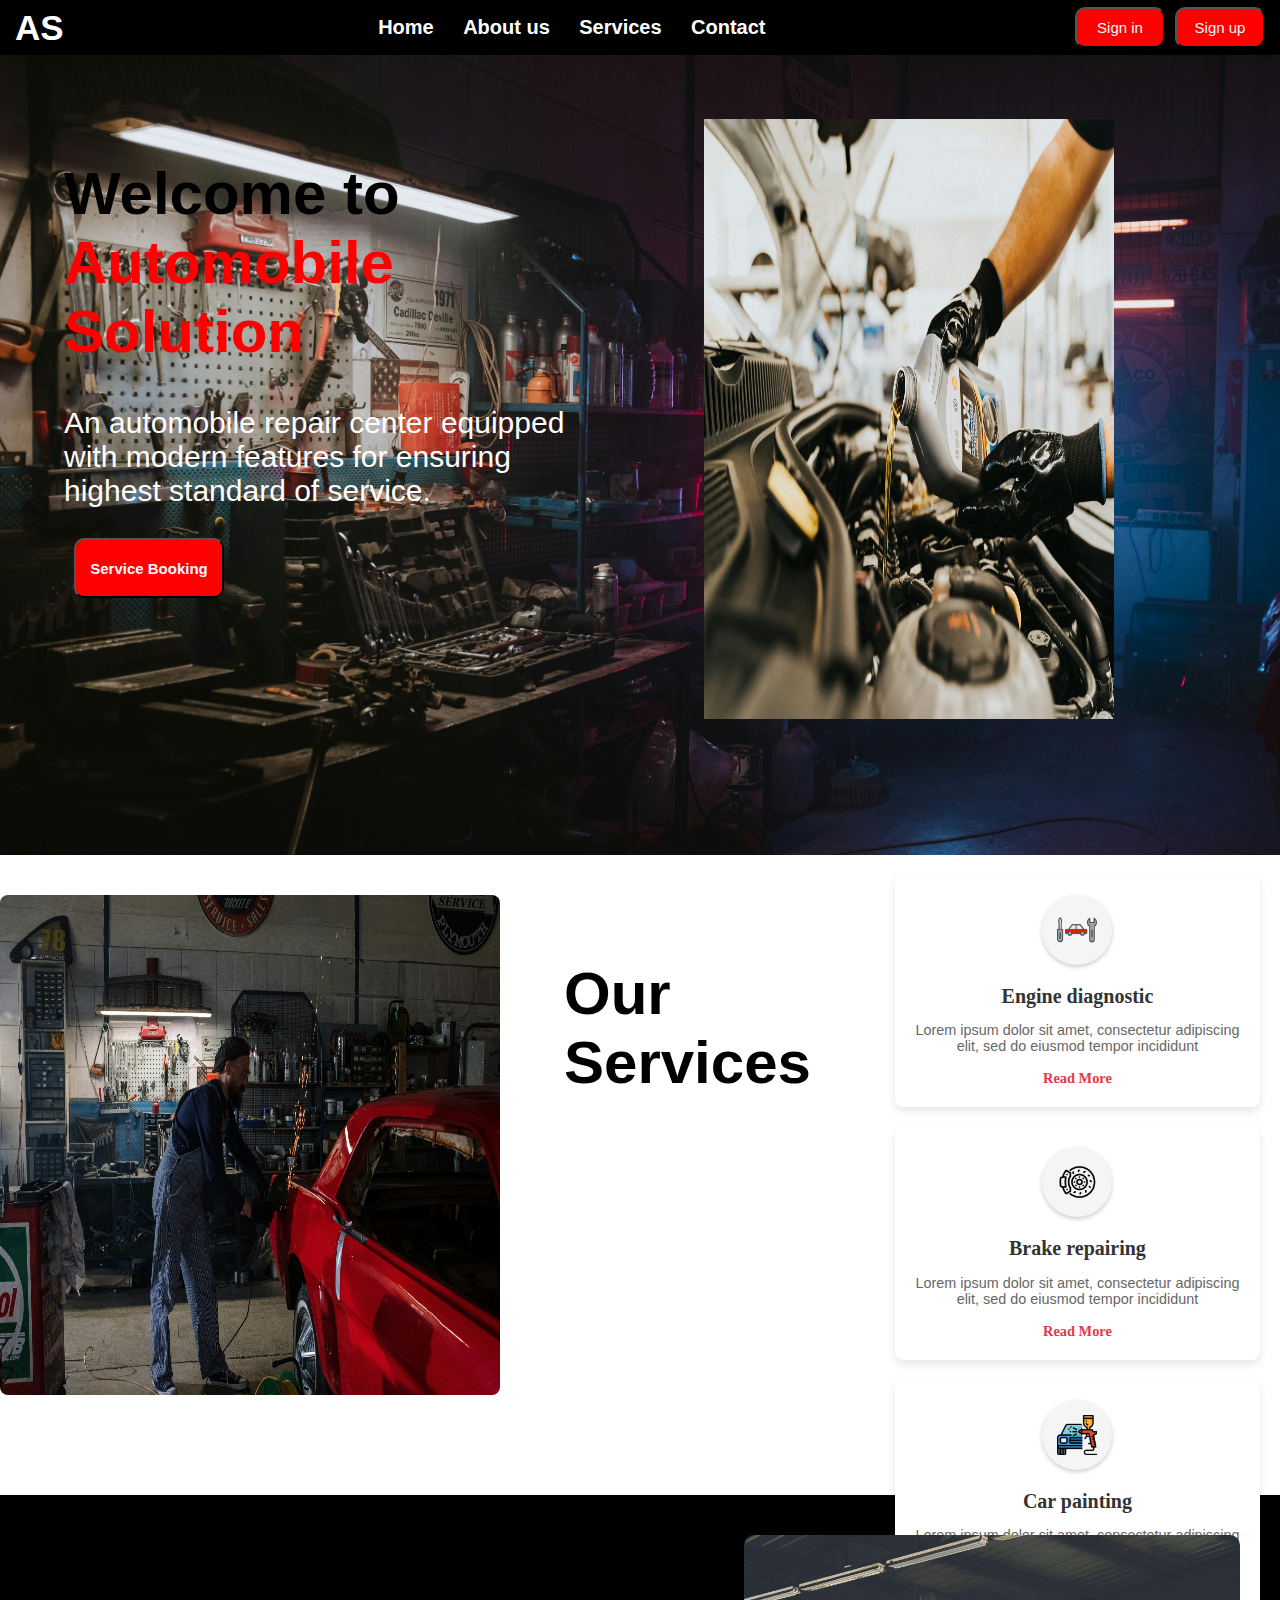
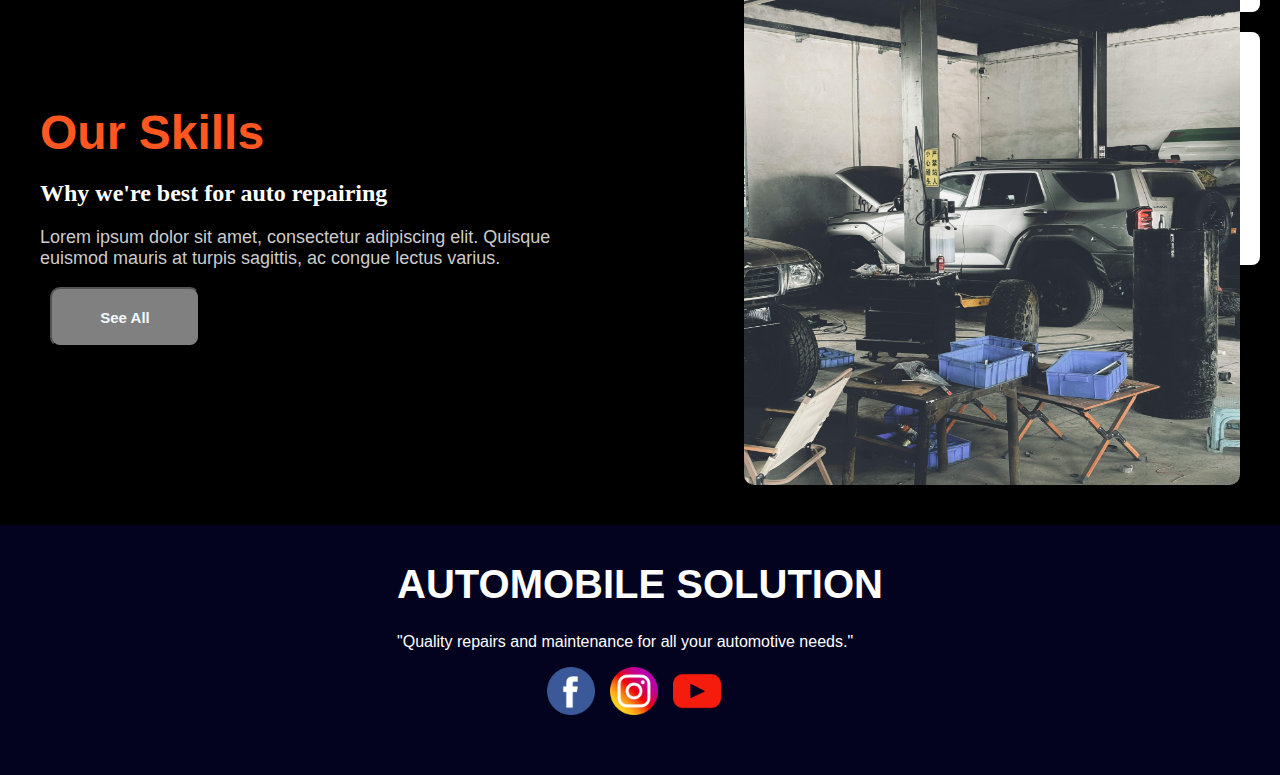
<file: index.html>
<!DOCTYPE html>
<html lang="en">
<head>
    <meta charset="UTF-8">
    <meta name="viewport" content="width=device-width, initial-scale=1.0">
    <title>Automobile Solution</title>
    <link rel="stylesheet" href="style.css">
</head>
<body>
    <nav class="navbar">
        <div class="navdiv">
            <div class="logo"> <a href="#">AS</a>

            </div>
            <ul>
                <li><a href="#">Home</a></li>
                <li><a href="aboutUs.html">About us</a></li>
                <li><a href="services.html">Services</a></li>
                <li><a href="contact.html">Contact</a></li>
                
            </ul>
            <div class="button-container">
                
                <button><a href="signin.html">Sign in</a></button>
                <button><a href="service_book.html">Sign up</a></button>
                
            </div>

        </div>

    </nav>

    <section class="first-section">
        
        <div class="half-width">
            <h1>Welcome to <br> <span>Automobile Solution</span> </h1>

            <p>
                An automobile repair center equipped with modern features for ensuring highest standard of service.
            </p>

            <button class="service-button"><a target="_blank" href= "service_book.html">Service Booking</a>
            </button>

            

        </div>
        
        <div class="half-width">
            <img src="Photos/2.jpg" alt="">

        </div>


    </section>

    <section class="second-section">

        <div class="part2">
            <img src="Photos/4.jpg" alt="">
        </div>

        <div class="half-width">
            <H1>Our Services</H1>

        </div>

        <section class="services-section">
            <div class="service-card">
                <div class="icon-container">
                    <img src="Photos/workshop.png" alt="Engine Diagnostic">
                </div>
                <h3>Engine diagnostic</h3>
                <p>Lorem ipsum dolor sit amet, consectetur adipiscing elit, sed do eiusmod tempor incididunt</p>
                <a href="#">Read More</a>
            </div>
        
            
            
            <div class="service-card">
                <div class="icon-container">
                    <img src="Photos/disc-brake.png" alt="Brake Repairing">
                </div>
                <h3>Brake repairing</h3>
                <p>Lorem ipsum dolor sit amet, consectetur adipiscing elit, sed do eiusmod tempor incididunt</p>
                <a href="#">Read More</a>
            </div>
        
            <div class="service-card">
                <div class="icon-container">
                    <img src="Photos/spray-gun.png" alt="Car Painting">
                </div>
                <h3>Car painting</h3>
                <p>Lorem ipsum dolor sit amet, consectetur adipiscing elit, sed do eiusmod tempor incididunt</p>
                <a href="#">Read More</a>
            </div>
        
            <div class="service-card">
                <div class="icon-container">
                    <img src="Photos/wheel-alignment.png" alt="Wheel Alignment">
                </div>
                <h3>Wheel alignment</h3>
                <p>Lorem ipsum dolor sit amet, consectetur adipiscing elit, sed do eiusmod tempor incididunt</p>
                <a href="#">Read More</a>
            </div>

        </section>   
        
    </section>    

    <section class="third-section">
        <div class="text-container">
            <h1>Our Skills</h1>
            <h2>Why we're best for auto repairing</h2>
            <p>Lorem ipsum dolor sit amet, consectetur adipiscing elit. Quisque euismod mauris at turpis sagittis, ac congue lectus varius.</p>
            <button class="showall-button"><a target="_blank" href= "https://agauto.com.bd/our-services/">See All</a>
            </button>
        </div>

        <div class="image-container">
            <img src="Photos/5.jpg" alt="Help image">
        </div>
    </section>

    <section class="last-part">
        <div>
            <h1>AUTOMOBILE SOLUTION</h1>
            <p>"Quality repairs and maintenance for all your automotive needs."</p>

            <div class="social">
                <img id="facebook" src="Photos/facebook.png" alt="">
                <img id="insta" src="Photos/social.png" alt="">
                <img id="youtube" src="Photos/youtube.png" alt="">

            </div>
        </div>
    </section>

   
</body>
</html>
</file>
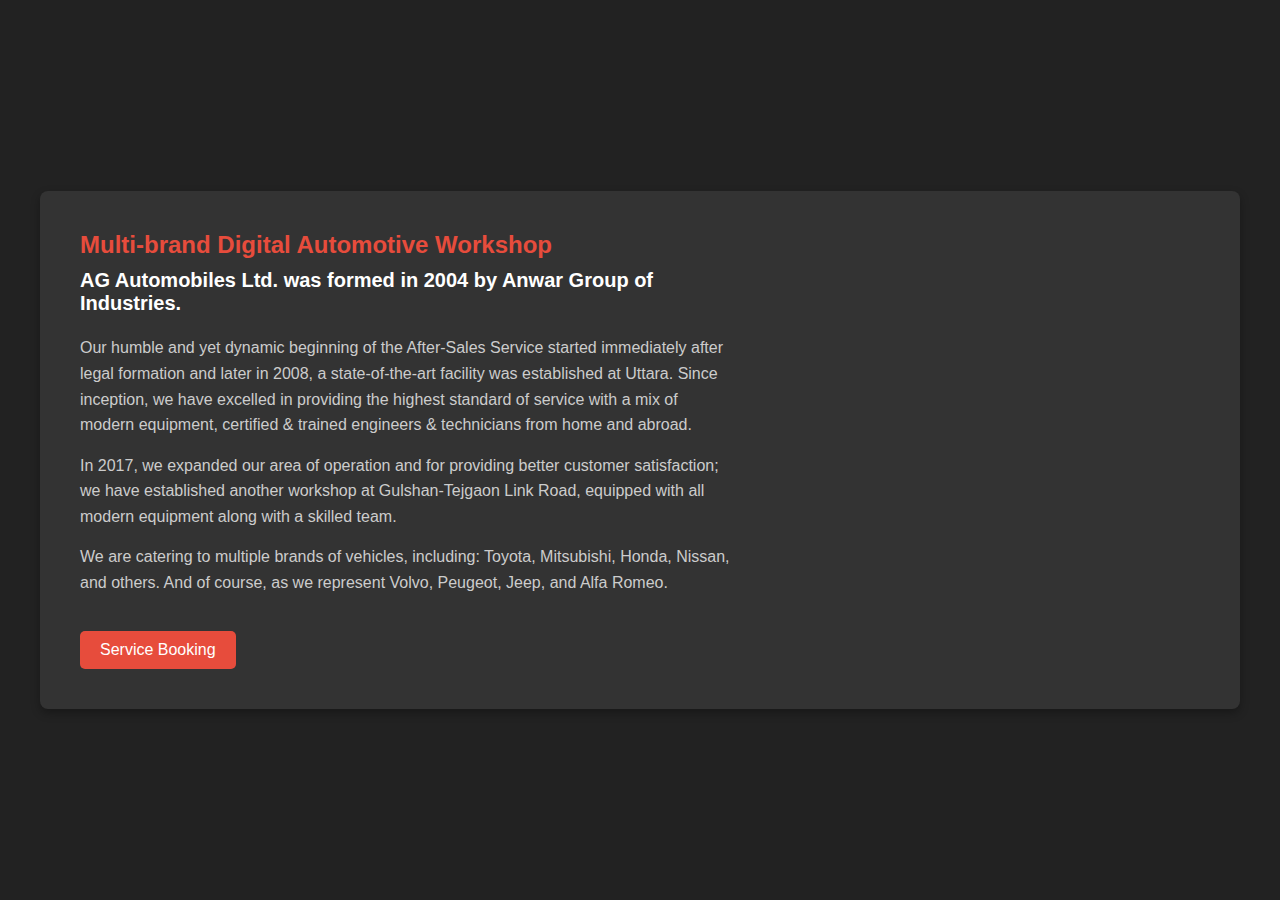
<file: aboutUs.html>
<!DOCTYPE html>
<html lang="en">
<head>
    <meta charset="UTF-8">
    <meta name="viewport" content="width=device-width, initial-scale=1.0">
    <title>AG Automobiles</title>
    <link rel="stylesheet" href="aboutUs.css">
</head>
<body>
    <div class="container">
        <div class="content">
            <h1>Multi-brand Digital Automotive Workshop</h1>
            <h2>AG Automobiles Ltd. was formed in 2004 by Anwar Group of Industries.</h2>
            <p>
                Our humble and yet dynamic beginning of the After-Sales Service started immediately after legal formation and later in 2008, a state-of-the-art facility was established at Uttara. Since inception, we have excelled in providing the highest standard of service with a mix of modern equipment, certified & trained engineers & technicians from home and abroad.
            </p>
            <p>
                In 2017, we expanded our area of operation and for providing better customer satisfaction; we have established another workshop at Gulshan-Tejgaon Link Road, equipped with all modern equipment along with a skilled team.
            </p>
            <p>
                We are catering to multiple brands of vehicles, including: Toyota, Mitsubishi, Honda, Nissan, and others. And of course, as we represent Volvo, Peugeot, Jeep, and Alfa Romeo.
            </p>
            <button onclick="window.location.href='#'">Service Booking</button>
        </div>
        <div class="video">
            <iframe width="100%" height="315" src="https://www.youtube.com/embed/example-video-id" 
                    title="AG Auto Workshop" frameborder="0" allow="accelerometer; autoplay; clipboard-write; encrypted-media; gyroscope; picture-in-picture" allowfullscreen></iframe>
        </div>
    </div>
</body>
</html>
</file>
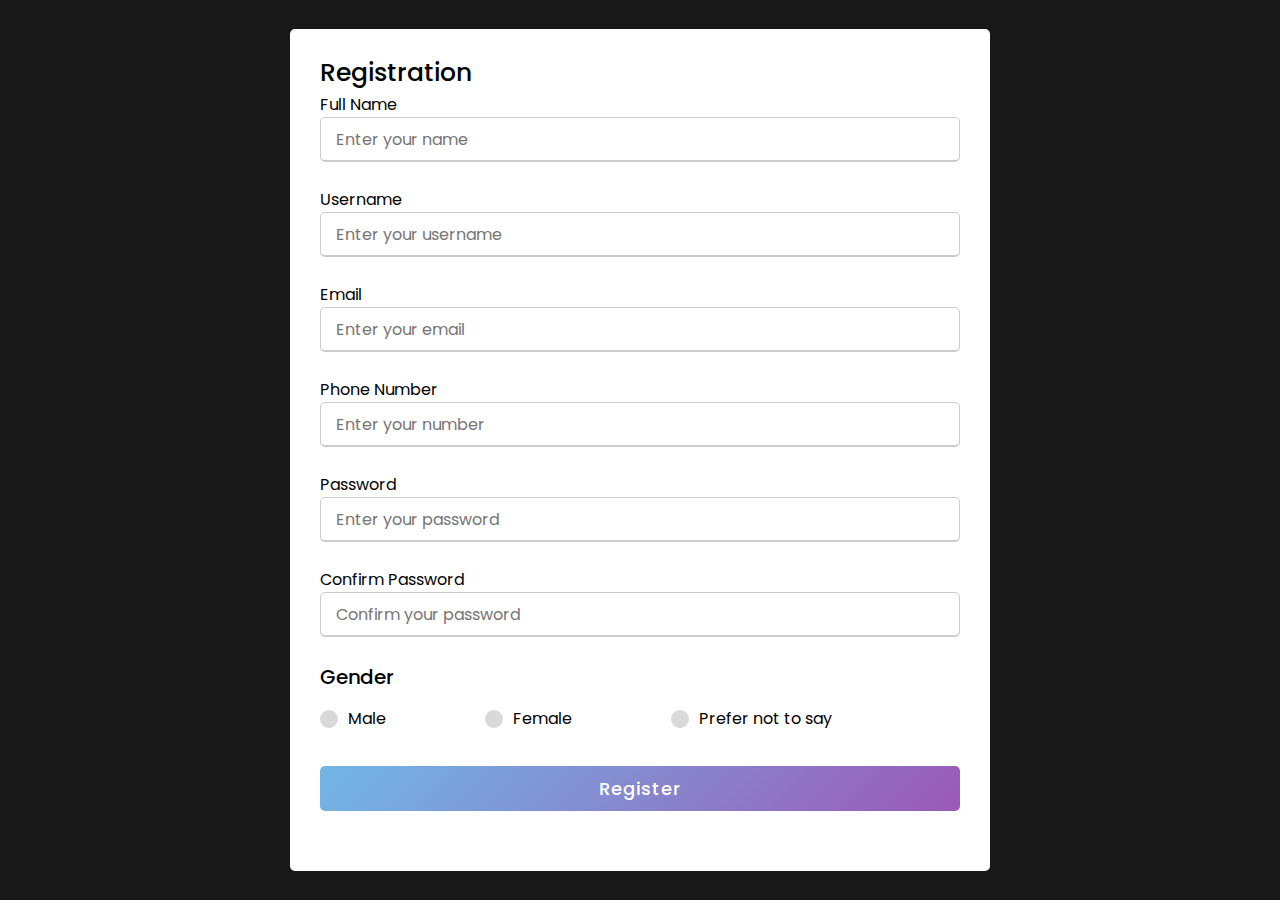
<file: service_book.html>
<!DOCTYPE html>
<html lang="en" dir="ltr">
<head>
  <meta charset="UTF-8">
  <meta name="viewport" content="width=device-width, initial-scale=1.0">
  <title> Responsive Registration Form | CodingLab </title>
  <link rel="stylesheet" href="service_book.css">
  
<body>
  <div class="container">
    <!-- Title section -->
    <div class="title">Registration</div>
    <div class="content">
      <!-- Registration form -->
      <form action="#">
        <div class="user-details">
          <!-- Input for Full Name -->
          <div class="input-box">
            <span class="details">Full Name</span>
            <input type="text" placeholder="Enter your name" required>
          </div>
          <!-- Input for Username -->
          <div class="input-box">
            <span class="details">Username</span>
            <input type="text" placeholder="Enter your username" required>
          </div>
          <!-- Input for Email -->
          <div class="input-box">
            <span class="details">Email</span>
            <input type="text" placeholder="Enter your email" required>
          </div>
          <!-- Input for Phone Number -->
          <div class="input-box">
            <span class="details">Phone Number</span>
            <input type="text" placeholder="Enter your number" required>
          </div>
          <!-- Input for Password -->
          <div class="input-box">
            <span class="details">Password</span>
            <input type="text" placeholder="Enter your password" required>
          </div>
          <!-- Input for Confirm Password -->
          <div class="input-box">
            <span class="details">Confirm Password</span>
            <input type="text" placeholder="Confirm your password" required>
          </div>
        </div>
        <div class="gender-details">
          <!-- Radio buttons for gender selection -->
          <input type="radio" name="gender" id="dot-1">
          <input type="radio" name="gender" id="dot-2">
          <input type="radio" name="gender" id="dot-3">
          <span class="gender-title">Gender</span>
          <div class="category">
            <!-- Label for Male -->
            <label for="dot-1">
              <span class="dot one"></span>
              <span class="gender">Male</span>
            </label>
            <!-- Label for Female -->
            <label for="dot-2">
              <span class="dot two"></span>
              <span class="gender">Female</span>
            </label>
            <!-- Label for Prefer not to say -->
            <label for="dot-3">
              <span class="dot three"></span>
              <span class="gender">Prefer not to say</span>
            </label>
          </div>
        </div>
        <!-- Submit button -->
        
        <div class="button">
          <input type="submit" value="Register">
        </div>
      </form>
    </div>
  </div>
</body>
</html>
</file>
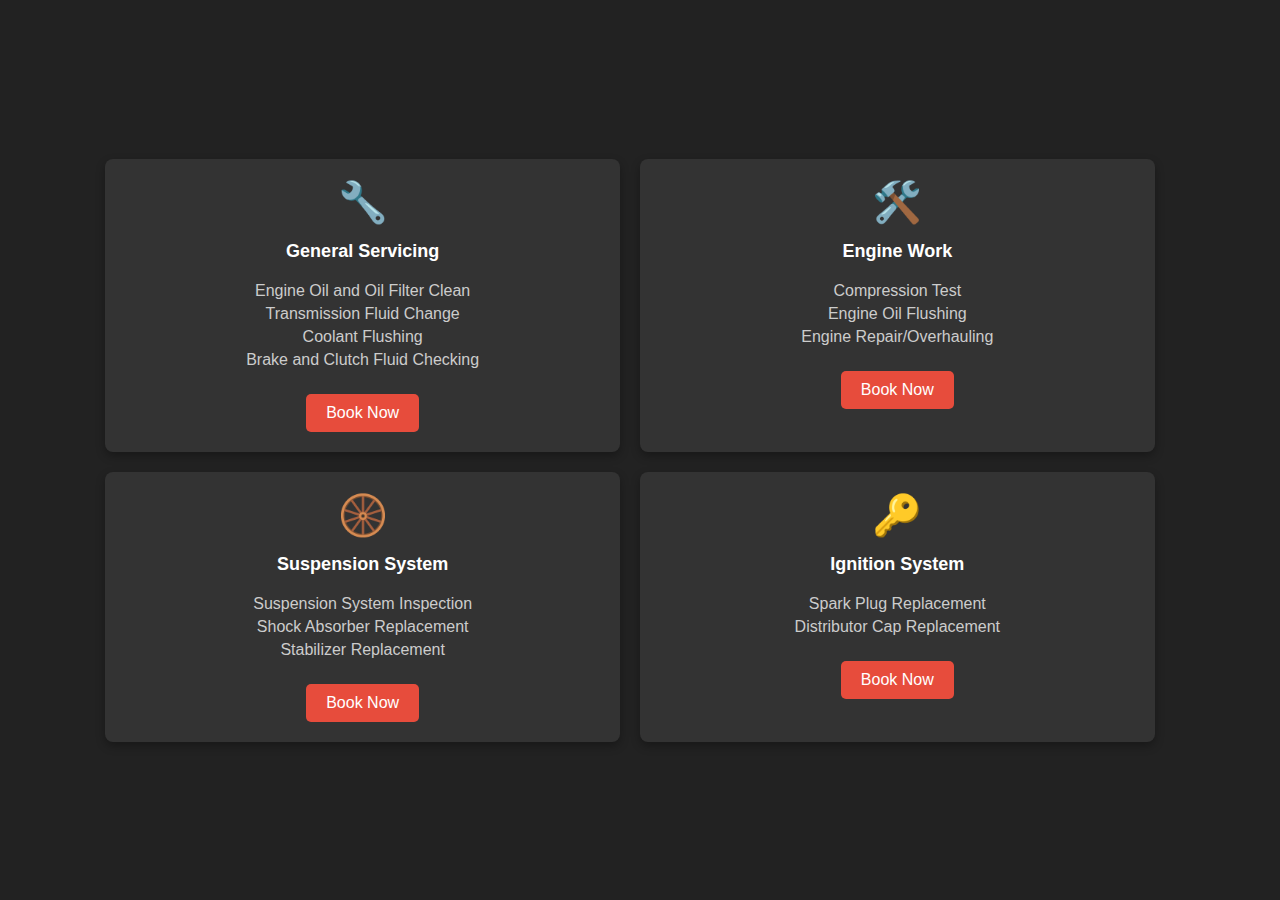
<file: services.html>
<!DOCTYPE html>
<html lang="en">
<head>
    <meta charset="UTF-8">
    <meta name="viewport" content="width=device-width, initial-scale=1.0">
    <title>Automotive Services</title>
    <link rel="stylesheet" href="services.css">
</head>
<body>
    <div class="container">
        <div class="service-item">
            <div class="icon">🔧</div>
            <h2>General Servicing</h2>
            <ul>
                <li>Engine Oil and Oil Filter Clean</li>
                <li>Transmission Fluid Change</li>
                <li>Coolant Flushing</li>
                <li>Brake and Clutch Fluid Checking</li>
            </ul>
            <button>Book Now</button>
        </div>
        
        <div class="service-item">
            <div class="icon">🛠️</div>
            <h2>Engine Work</h2>
            <ul>
                <li>Compression Test</li>
                <li>Engine Oil Flushing</li>
                <li>Engine Repair/Overhauling</li>
            </ul>
            <button>Book Now</button>
        </div>
        
        <!-- Repeat this block for each service item, changing content as necessary -->
        <div class="service-item">
            <div class="icon">🛞</div>
            <h2>Suspension System</h2>
            <ul>
                <li>Suspension System Inspection</li>
                <li>Shock Absorber Replacement</li>
                <li>Stabilizer Replacement</li>
            </ul>
            <button>Book Now</button>
        </div>

        <div class="service-item">
            <div class="icon">🔑</div>
            <h2>Ignition System</h2>
            <ul>
                <li>Spark Plug Replacement</li>
                <li>Distributor Cap Replacement</li>
            </ul>
            <button>Book Now</button>
        </div>
        
        <!-- Add other service items here as needed -->
    </div>
</body>
</html>
</file>
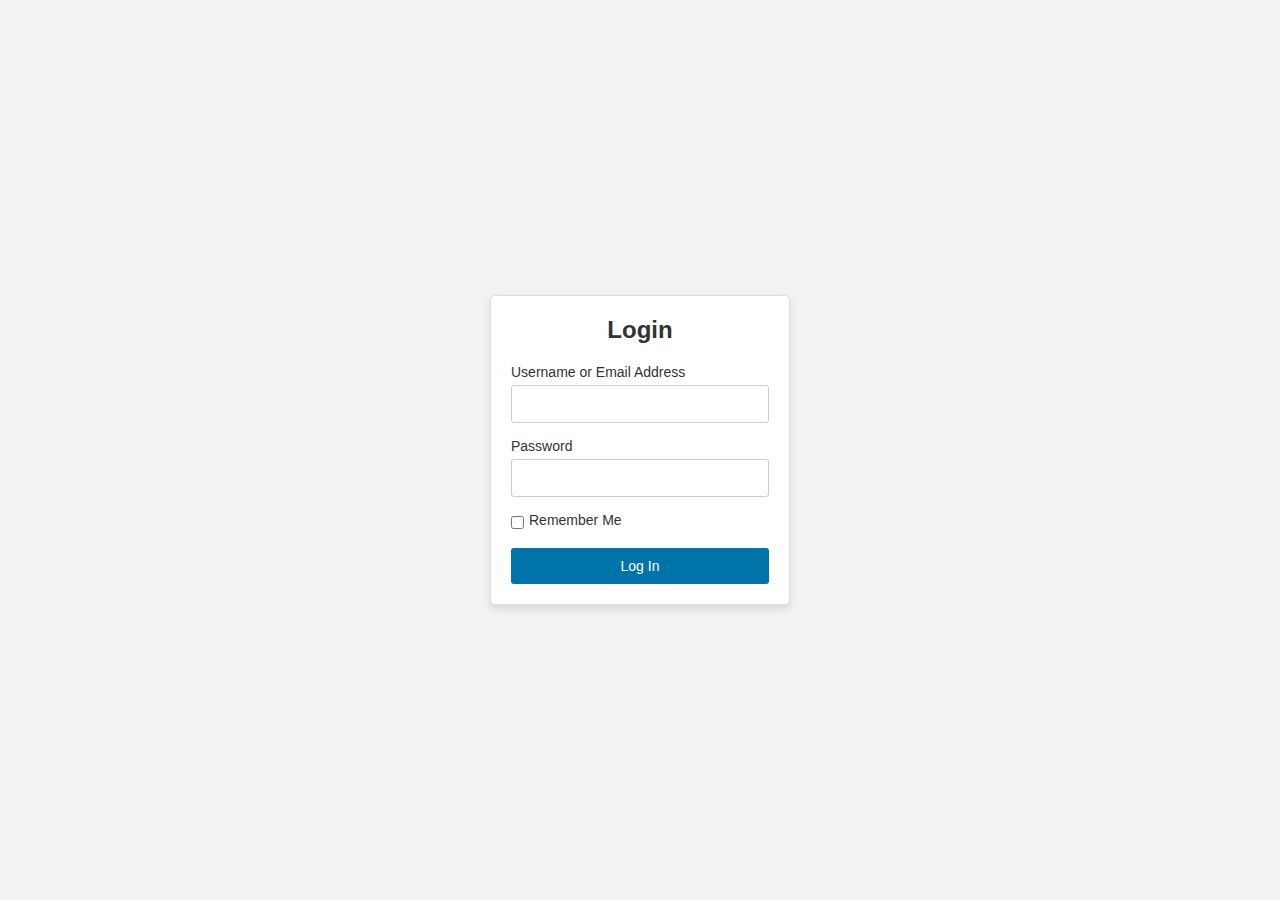
<file: signin.html>
<!DOCTYPE html>
<html lang="en">
<head>
    <meta charset="UTF-8">
    <meta name="viewport" content="width=device-width, initial-scale=1.0">
    <title>Login Page</title>
    <link rel="stylesheet" href="signin.css">
</head>
<body>
    <div class="login-container">
        <h2>Login</h2>
        <form>
            <label for="username">Username or Email Address</label>
            <input type="text" id="username" name="username" required>

            <label for="password">Password</label>
            <input type="password" id="password" name="password" required>

            <div class="checkbox-container">
                <input type="checkbox" id="remember-me">
                <label for="remember-me">Remember Me</label>
            </div>

            <button type="submit">Log In</button>
        </form>
    </div>
</body>
</html>
</file>
<file: style.css>
body{
    margin: 0px;
}

*{
    text-decoration: none;
}

.navbar{
    align-items: center;
    background-color: black;
    font-family:Verdana, Geneva, Tahoma, sans-serif;
    padding-left: 15px;
    padding-right: 15px;
    margin-bottom: 0px;
}

.navdiv{
    display: flex;
    align-items: center;
    justify-content: space-between;
}

.logo a{
    font-size: 35px;
    font-weight: 700;
    color: white;
}
li{
    list-style: none;
    display: inline-block;
}
nav li:hover{
    background-color: grey;
}
li a{
    color: white;
    font-size: 20px;
    font-weight: bold;
    margin-right: 25px;
}

button{
    
    background-color: red;
    margin-left: 10px;
    border-radius: 10px;
    padding: 10px;
    width: 90px;
    
}

button a{
    color: aliceblue;
    font: bold;
    font-size: 15px;
}

.button-container {
    display: flex;
    align-items: center;
}

.first-section img{
    width: 100%;
    height: 800px;
}

h1{
    color: black;
    font-size: 60px;
    font-family:Verdana, Geneva, Tahoma, sans-serif;
}

p{
    color: white;
    font-size:30px;
    font-family:Verdana, Geneva, Tahoma, sans-serif;
}
span{
    color: red;
}

.first-section{
    margin-top: 0;
    background-image: url(Photos/pexels-cottonbro-4488660.jpg);
    
    background-size: cover;
    height: 800px;
}
section{
    display:flex ;
}
.half-width{
    
    width: 50%;
    padding-left: 5% ;
    padding-right: 5%;
    padding-top: 5%;
    font-size: 20px;}

.half-width img{
    width: 80%;
    height: 600px;
}

.service-button{

    background-color: red;
    border-radius: 10px;
    padding: 10px;
    width: 150px;
    height: 60px;
    color: white;
    text-decoration: none;
    font-weight: bold;
}

.second-section{
    display: flex;
    
}

.services-section {
    display: grid;
    grid-template-columns: repeat(auto-fit, minmax(250px, 1fr));
    gap: 20px;
    width: 80%;
    height: 600px;
    padding: 20px;
}

/* Service Card Styling */
.service-card {
    background-color: white;
    border-radius: 8px;
    box-shadow: 0 4px 8px rgba(0, 0, 0, 0.1);
    padding: 20px;
    text-align: center;
    transition: transform 0.3s ease;
}

.service-card:hover {
    transform: translateY(-10px);
}

/* Icon Container Styling */
.icon-container {
    background-color: #f5f5f5;
    border-radius: 50%;
    width: 70px;
    height: 70px;
    margin: 0 auto 15px;
    display: flex;
    align-items: center;
    justify-content: center;
    box-shadow: 0 2px 4px rgba(0, 0, 0, 0.2);
}

.icon-container img {
    width: 40px;
    height: 40px;
}

/* Heading Styling */
.service-card h3 {
    font-size: 1.25em;
    margin-bottom: 10px;
    color: #333;
}

/* Description Styling */
.service-card p {
    font-size: 0.9em;
    color: #666;
    margin-bottom: 15px;
}

/* Read More Link Styling */
.service-card a {
    color: #e63946;
    font-weight: bold;
    font-size: 0.9em;
    transition: color 0.3s;
}

.service-card a:hover {
    color: #d62828;
}

.part2 img{
    /* margin-left: 40px; */
    margin-top: 40px;
    height: 500px;
    width: 500px;
    border-radius: 8px;
}


.third-section {
    display: flex;
    align-items: center;
    justify-content: space-between;
    background-color: black;
    color: white;
    /* padding: 50px; */
    width: 100%;
}

.third-section .text-container {
    width: 45%;
    padding-right: 20px;
    margin-left: 40px;
}

.third-section .text-container h1 {
    font-size: 48px;
    color: #ff5722; /* Change color as needed */
    margin-bottom: 20px;
}

.third-section .text-container p {
    font-size: 18px;
    color: #cccccc;
}

.third-section .image-container {
    width: 45%;
    display: flex;
    justify-content: flex-end;
}

.third-section .image-container img {
    width: 700px;
    height: 550px;
    /* max-width: 500px; */
    border-radius: 8px;
    margin: 40px;
    border-radius: 10px;
}

.showall-button{

    background-color: grey;
    border-radius: 10px;
    padding: 10px;
    width: 150px;
    height: 60px;
    color: black;
    text-decoration: none;
    font-weight: bold;
}


.last-part{
    display: grid;
    place-items: center;
    background-color:rgb(3, 3, 31) ;
    height: 200px;
    color: white;
    padding-bottom: 50px;
     
}

.last-part h1{
    color: white;
    font-size: 40px;
}

.last-part p{
    font-size: medium;
}

.social{
    display: flex;
    margin-left: 150px;
    width: 48px;
    height: 48px;
}


#facebook{
    margin-right: 15px;
}

#insta{
    margin-right: 15px;
}

#youtube{
    
    margin-right: 15px;
}
</file>
<file: aboutUs.css>
* {
    margin: 0;
    padding: 0;
    box-sizing: border-box;
}

body {
    font-family: Arial, sans-serif;
    background-color: #222;
    color: #fff;
    display: flex;
    justify-content: center;
    align-items: center;
    min-height: 100vh;
    padding: 20px;
}

.container {
    display: flex;
    max-width: 1200px;
    background-color: #333;
    padding: 40px;
    border-radius: 8px;
    box-shadow: 0 4px 10px rgba(0, 0, 0, 0.3);
}

.content {
    width: 60%;
    padding-right: 20px;
}

.content h1 {
    color: #e74c3c;
    font-size: 24px;
    margin-bottom: 10px;
}

.content h2 {
    color: #fff;
    font-size: 20px;
    margin-bottom: 20px;
}

.content p {
    color: #ccc;
    line-height: 1.6;
    margin-bottom: 15px;
}

button {
    background-color: #e74c3c;
    color: #fff;
    border: none;
    padding: 10px 20px;
    font-size: 16px;
    border-radius: 5px;
    cursor: pointer;
    margin-top: 20px;
}

button:hover {
    background-color: #c0392b;
}

.video {
    width: 40%;
}

.video iframe {
    width: 100%;
    height: 100%;
    border-radius: 8px;
}
</file>
<file: service_book.css>
/* Importing Google Fonts - Poppins */
@import url('https://fonts.googleapis.com/css2?family=Poppins:wght@200;300;400;500;600;700&display=swap');

* {
  margin: 0;
  padding: 0;
  box-sizing: border-box;
  font-family: 'Poppins', sans-serif;
}

body {
  height: 100vh;
  display: flex;
  justify-content: center;
  align-items: center;
  padding: 10px;
  background: rgb(24, 24, 24);
}

.container {
  max-width: 700px;
  width: 100%;
  background-color: #fff;
  padding: 25px 30px;
  border-radius: 5px;
   
}

.container .title {
  font-size: 25px;
  font-weight: 500;
  position: relative;
}



.content form .user-details {
  display: flex;
  flex-wrap: wrap;
  justify-content: space-between;
  /* margin: 20px 0 12px 0; */
}

form .user-details .input-box {
  margin-bottom: 15px;
  width: 700px;
  height: 80px;
}


.user-details .input-box input {
  height: 45px;
  width: 100%;
  outline: none;
  font-size: 16px;
  border-radius: 5px;
  padding-left: 15px;
  border: 1px solid #ccc;
  border-bottom-width: 2px;
  
}

/* .user-details .input-box input:focus,
.user-details .input-box input:valid {
  border-color: #9b59b6;
} */

form .gender-details .gender-title {
  font-size: 20px;
  font-weight: 500;
}

form .category {
  display: flex;
  width: 80%;
  margin: 14px 0;
  justify-content: space-between;
}

form .category label {
  display: flex;
  align-items: center;
  cursor: pointer;
}

form .category label .dot {
  height: 18px;
  width: 18px;
  border-radius: 50%;
  margin-right: 10px;
  background: #d9d9d9;
  border: 5px solid transparent;
   
}

#dot-1:checked~.category label .one,
#dot-2:checked~.category label .two,
#dot-3:checked~.category label .three {
  background: #9b59b6;
  border-color: #d9d9d9;
}

form input[type="radio"] {
  display: none;
}

form .button {
  height: 45px;
  margin: 35px 0
}

form .button input {
  height: 100%;
  width: 100%;
  border-radius: 5px;
  border: none;
  color: #fff;
  font-size: 18px;
  font-weight: 500;
  letter-spacing: 1px;
  cursor: pointer;
  transition: all 0.3s ease;
  background: linear-gradient(135deg, #71b7e6, #9b59b6);
}

form .button input:hover {
  background: linear-gradient(-135deg, #71b7e6, #9b59b6);
}
</file>
<file: services.css>
* {
    margin: 0;
    padding: 0;
    box-sizing: border-box;
}

body {
    font-family: Arial, sans-serif;
    background-color: #222;
    color: #fff;
    display: flex;
    justify-content: center;
    align-items: center;
    min-height: 100vh;
    padding: 20px;
}

.container {
    display: flex;
    flex-wrap: wrap;
    gap: 20px;
    max-width: 1200px;
    margin: auto;
}

.service-item {
    background-color: #333;
    padding: 20px;
    width: calc(50% - 20px);
    border-radius: 8px;
    display: flex;
    flex-direction: column;
    align-items: center;
    text-align: center;
    box-shadow: 0 4px 10px rgba(0, 0, 0, 0.3);
}

.icon {
    font-size: 40px;
    color: #e74c3c;
    margin-bottom: 15px;
}

h2 {
    color: #fff;
    font-size: 18px;
    margin-bottom: 15px;
}

ul {
    color: #ccc;
    list-style: none;
    margin-bottom: 20px;
}

ul li {
    margin: 5px 0;
}

button {
    background-color: #e74c3c;
    color: #fff;
    border: none;
    padding: 10px 20px;
    font-size: 16px;
    border-radius: 5px;
    cursor: pointer;
}

button:hover {
    background-color: #c0392b;
}
</file>
<file: signin.css>
* {
    box-sizing: border-box;
    margin: 0;
    padding: 0;
    font-family: Arial, sans-serif;
}

body {
    display: flex;
    align-items: center;
    justify-content: center;
    height: 100vh;
    background-color: #f2f2f2;
}

.login-container {
    width: 300px;
    padding: 20px;
    background-color: #fff;
    border: 1px solid #ddd;
    border-radius: 5px;
    box-shadow: 0px 4px 8px rgba(0, 0, 0, 0.1);
}

.login-container h2 {
    text-align: center;
    margin-bottom: 20px;
    color: #333;
}

form label {
    font-size: 14px;
    color: #333;
    margin-bottom: 5px;
    display: block;
}

form input[type="text"],
form input[type="password"] {
    width: 100%;
    padding: 10px;
    margin-bottom: 15px;
    border: 1px solid #ccc;
    border-radius: 3px;
    font-size: 14px;
}

.checkbox-container {
    display: flex;
    align-items: center;
    margin-bottom: 15px;
}

.checkbox-container input[type="checkbox"] {
    margin-right: 5px;
}

.checkbox-container label {
    font-size: 14px;
}

button[type="submit"] {
    width: 100%;
    padding: 10px;
    background-color: #0073aa;
    color: #fff;
    border: none;
    border-radius: 3px;
    font-size: 14px;
    cursor: pointer;
}

button[type="submit"]:hover {
    background-color: #005f8d;
}
</file>
